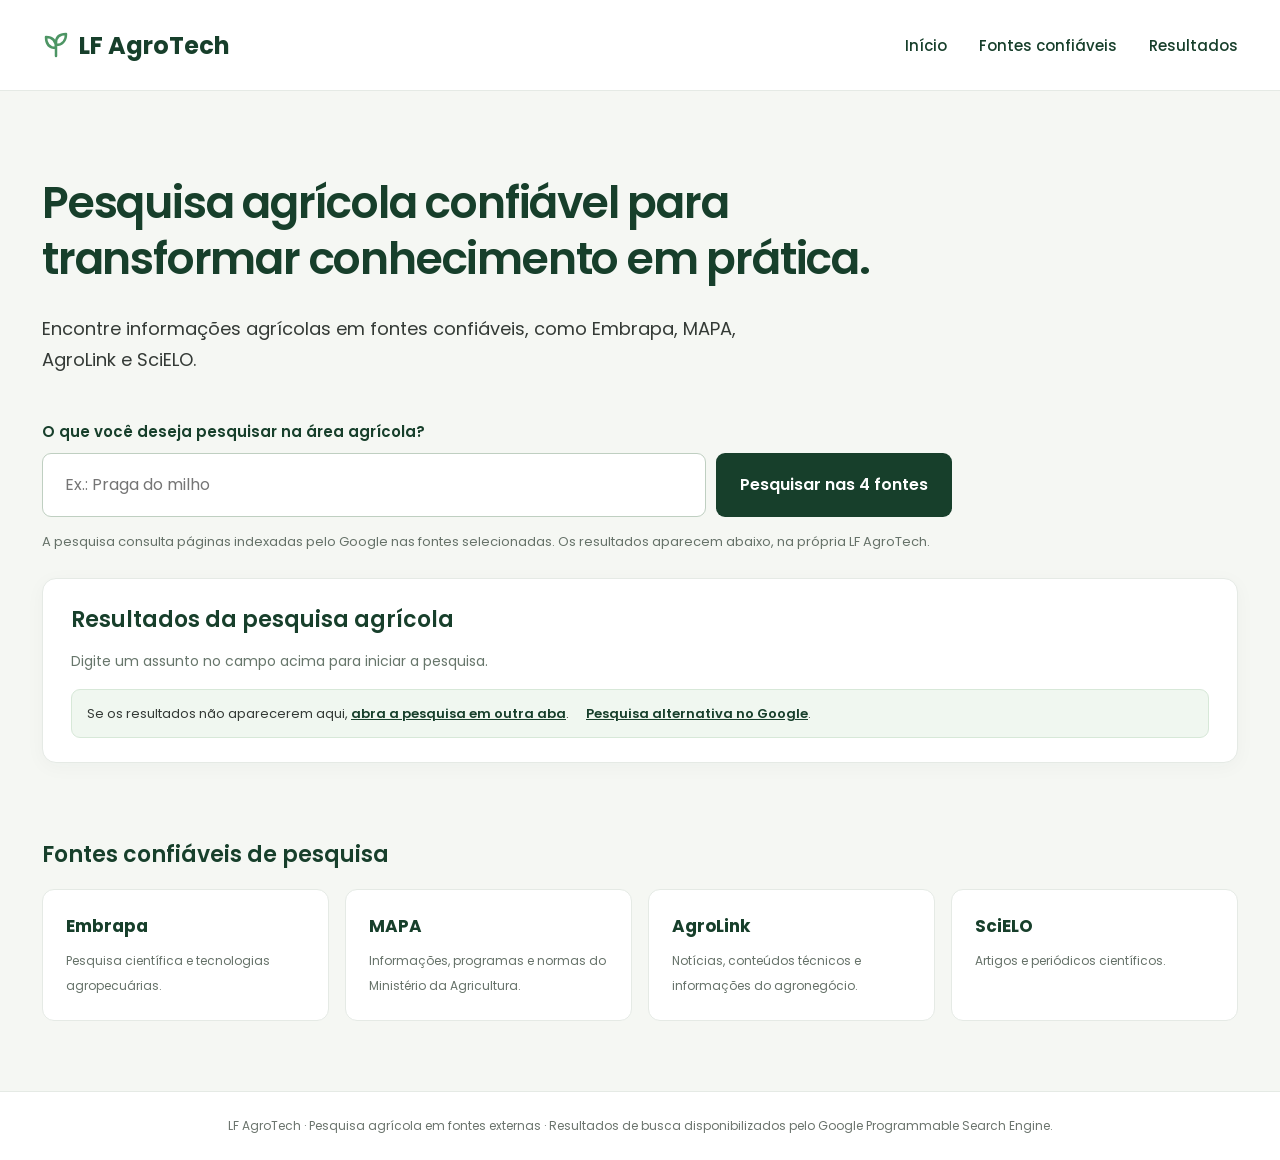
<file: index (1).html>
<!DOCTYPE html>
<html lang="pt-BR">
<head>
  <meta charset="UTF-8">
  <meta name="viewport" content="width=device-width, initial-scale=1">
  <meta name="theme-color" content="#173F2B">
  <title>LF AgroTech | Pesquisa agrícola confiável</title>
  <link rel="preconnect" href="https://fonts.googleapis.com">
  <link rel="preconnect" href="https://fonts.gstatic.com" crossorigin>
  <link href="https://fonts.googleapis.com/css2?family=Poppins:wght@400;500;600;700&display=swap" rel="stylesheet">
  <style>
    :root{--dark:#173F2B;--leaf:#4D9564;--bg:#F5F7F3;--text:#343A36;--line:#E5EAE5}
    *{box-sizing:border-box}html{scroll-behavior:smooth}body{margin:0;background:var(--bg);font-family:Poppins,Arial,sans-serif;color:var(--text)}
    button,input{font:inherit}button{cursor:pointer}a{color:var(--dark)}
    .topbar{background:#fff;border-bottom:1px solid var(--line)}.topbar-content{max-width:1260px;margin:auto;min-height:90px;padding:0 32px;display:flex;align-items:center;justify-content:space-between;gap:20px}
    .brand{text-decoration:none;font-size:24px;font-weight:700;color:var(--dark);display:flex;align-items:center;gap:9px}.brand-icon{width:28px;height:28px;fill:none;stroke:var(--leaf);stroke-width:2.5;stroke-linecap:round;stroke-linejoin:round}
    .nav{display:flex;gap:32px;font-size:15px}.nav a{text-decoration:none;font-weight:500}.nav a:hover{text-decoration:underline}
    main{max-width:1260px;margin:auto;padding:84px 32px 70px}.hero{max-width:870px}.hero h1{color:var(--dark);font-size:44px;line-height:1.27;font-weight:600;letter-spacing:-1.2px;margin:0 0 26px}.hero p{font-size:18px;line-height:1.75;margin:0 0 44px;max-width:720px}
    label{display:block;font-weight:600;color:var(--dark);font-size:15px;margin:0 0 10px}.searchform{display:flex;gap:10px;max-width:910px}.searchinput{flex:1;min-width:0;height:64px;background:#fff;border:1px solid #bfcfc1;border-radius:9px;padding:0 22px;color:var(--text);outline-offset:3px}.searchinput:focus{outline:2px solid var(--leaf)}
    .primary{border:none;background:var(--dark);color:#fff;border-radius:9px;padding:0 24px;font-weight:600;min-height:64px;white-space:nowrap}.primary:hover{background:#205a3c}
    .hint{color:#667269;font-size:13px;margin:14px 0 26px;line-height:1.65}
    .filters{margin-top:34px;display:none}.filters h2,.results h2,.sources h2{color:var(--dark);font-size:22px;font-weight:600}.filterbuttons{display:flex;gap:10px;flex-wrap:wrap;margin:14px 0 22px}
    .chip{border-radius:999px;border:1px solid var(--leaf);background:#fff;padding:9px 16px;color:var(--dark);font-size:14px;font-weight:500}.chip.selected{background:var(--dark);border-color:var(--dark);color:#fff}
    .results{display:block;background:#fff;border:1px solid var(--line);border-radius:14px;padding:24px 28px;margin-top:18px;min-height:170px;box-shadow:0 4px 20px #173f2b09}
    .results h2{margin:0 0 6px}.searched{margin:0 0 12px;color:#67766b;font-size:14px}.status{font-size:14px;color:#67766b;line-height:1.6}
    .fallback{background:#f0f7f0;border:1px solid #d7e8d8;padding:13px 15px;border-radius:9px;font-size:13px;line-height:1.65;margin-top:16px}.fallback a{font-weight:600}.fallback a + a{margin-left:14px}
    .sources{margin-top:75px}.sources h2{margin:0 0 18px}.cards{display:grid;grid-template-columns:repeat(4,minmax(0,1fr));gap:16px}.card{background:#fff;border:1px solid var(--line);border-radius:12px;padding:23px;min-height:118px}.card strong{display:block;color:var(--dark);font-size:17px;margin-bottom:8px}.card span{font-size:12px;color:#667269;line-height:1.65}
    .footer{border-top:1px solid var(--line);background:#fff;padding:25px 32px;text-align:center;font-size:12px;color:#6b746d}
    /* O campo de busca da LF AgroTech substitui o campo padrão do Google. */
    .gsc-control-cse form.gsc-search-box{display:none!important}
    .gsc-control-cse{padding:10px 0!important;border:none!important;background:#fff!important;font-family:Poppins,Arial,sans-serif!important}.gsc-webResult.gsc-result{border-bottom:1px solid var(--line)!important;padding:18px 0!important}.gs-title{font-family:Poppins,Arial,sans-serif!important}.gs-title a{color:var(--dark)!important}.gsc-cursor-page{color:var(--dark)!important}
    @media(max-width:730px){.topbar-content{padding:0 20px;min-height:70px}.brand{font-size:20px}.nav{gap:14px;font-size:12px}.nav a:nth-child(2){display:none}main{padding:65px 20px}.hero h1{font-size:31px;letter-spacing:-.5px}.hero p{font-size:15px;margin-bottom:34px}.searchform{display:block}.searchinput{width:100%;height:58px}.primary{width:100%;margin-top:10px;min-height:56px}.cards{grid-template-columns:repeat(2,minmax(0,1fr))}.results{padding:17px 14px}.filterbuttons{gap:8px}.chip{padding:8px 11px;font-size:12px}}
  </style>
  <script async src="https://cse.google.com/cse.js?cx=54bdb979c687e49ab"></script>
</head>
<body>
  <header class="topbar"><div class="topbar-content">
    <a href="#inicio" class="brand" aria-label="LF AgroTech, início">
      <svg class="brand-icon" viewBox="0 0 28 28" aria-hidden="true"><path d="M14 25V12M14 17C7 17 4 13 4 6c7 0 10 4 10 11ZM14 12c0-6 4-9 10-9 0 7-4 11-10 11"/></svg>
      LF AgroTech
    </a>
    <nav class="nav"><a href="#inicio">Início</a><a href="#fontes">Fontes confiáveis</a><a href="#resultados">Resultados</a></nav>
  </div></header>
  <main id="inicio">
    <section class="hero">
      <h1>Pesquisa agrícola confiável para transformar conhecimento em prática.</h1>
      <p>Encontre informações agrícolas em fontes confiáveis, como Embrapa, MAPA, AgroLink e SciELO.</p>
    </section>
    <section aria-label="Pesquisa agrícola">
      <form id="formBusca" class="searchform-wrap">
        <label for="consulta">O que você deseja pesquisar na área agrícola?</label>
        <div class="searchform">
          <input type="search" id="consulta" class="searchinput" name="q" placeholder="Ex.: Praga do milho" autocomplete="off" required maxlength="250">
          <button type="submit" class="primary">Pesquisar nas 4 fontes</button>
        </div>
      </form>
      <p class="hint">A pesquisa consulta páginas indexadas pelo Google nas fontes selecionadas. Os resultados aparecem abaixo, na própria LF AgroTech.</p>
    </section>
    <section class="filters" id="filtros" aria-label="Filtrar resultados por fonte">
      <h2>Filtrar resultados</h2>
      <div class="filterbuttons">
        <button type="button" class="chip selected" data-source="all" aria-pressed="true">Todas as fontes</button>
        <button type="button" class="chip" data-source="embrapa" aria-pressed="false">Embrapa</button>
        <button type="button" class="chip" data-source="mapa" aria-pressed="false">MAPA</button>
        <button type="button" class="chip" data-source="agrolink" aria-pressed="false">AgroLink</button>
        <button type="button" class="chip" data-source="scielo" aria-pressed="false">SciELO</button>
      </div>
    </section>
    <section class="results" id="resultados" aria-label="Resultados da pesquisa" aria-live="polite">
      <h2>Resultados da pesquisa agrícola</h2>
      <p class="searched" id="searched"></p>
      <p class="status" id="status">Digite um assunto no campo acima para iniciar a pesquisa.</p>
      <div class="gcse-search" data-gname="agroresults" data-autoSearchOnLoad="false" data-linkTarget="_blank"></div>
      <div class="fallback">
        Se os resultados não aparecerem aqui, <a id="abrirPesquisa" href="https://cse.google.com/cse?cx=54bdb979c687e49ab" target="_blank" rel="noopener noreferrer">abra a pesquisa em outra aba</a>.
        <a id="pesquisaAlternativa" href="https://www.google.com/search?q=agricultura" target="_blank" rel="noopener noreferrer">Pesquisa alternativa no Google</a>.
      </div>
    </section>
    <section class="sources" id="fontes">
      <h2>Fontes confiáveis de pesquisa</h2>
      <div class="cards">
        <div class="card"><strong>Embrapa</strong><span>Pesquisa científica e tecnologias agropecuárias.</span></div>
        <div class="card"><strong>MAPA</strong><span>Informações, programas e normas do Ministério da Agricultura.</span></div>
        <div class="card"><strong>AgroLink</strong><span>Notícias, conteúdos técnicos e informações do agronegócio.</span></div>
        <div class="card"><strong>SciELO</strong><span>Artigos e periódicos científicos.</span></div>
      </div>
    </section>
  </main>
  <footer class="footer">LF AgroTech · Pesquisa agrícola em fontes externas · Resultados de busca disponibilizados pelo Google Programmable Search Engine.</footer>
  <script>
    (function(){
      'use strict';
      const CX='54bdb979c687e49ab';
      const domains={all:'',embrapa:'site:embrapa.br',mapa:'site:gov.br/agricultura',agrolink:'site:agrolink.com.br',scielo:'site:scielo.br'};
      const labels={all:'Todas as fontes',embrapa:'Embrapa',mapa:'MAPA',agrolink:'AgroLink',scielo:'SciELO'};
      const input=document.getElementById('consulta'),filters=document.getElementById('filtros'),results=document.getElementById('resultados'),status=document.getElementById('status');
      let baseQuery='',selected='all';
      function query(){return baseQuery+(domains[selected]?' '+domains[selected]:'');}
      function updateLinks(){let q=query();document.getElementById('abrirPesquisa').href='https://cse.google.com/cse?cx='+encodeURIComponent(CX)+'&q='+encodeURIComponent(q);
        const sites=selected==='all'?'(site:embrapa.br OR site:gov.br/agricultura OR site:agrolink.com.br OR site:scielo.br)':domains[selected];
        document.getElementById('pesquisaAlternativa').href='https://www.google.com/search?q='+encodeURIComponent(baseQuery+' '+sites);
      }
      function getGoogleElement(){
        try {
          const api=window.google?.search?.cse?.element;
          if(!api) return null;
          const named=api.getElement('agroresults');
          if(named && typeof named.execute==='function') return named;
          const all=api.getAllElements();
          for(const item of Object.values(all||{})){
            if(item && typeof item.execute==='function') return item;
          }
          return null;
        } catch(e){return null;}
      }
      function execute(attempt){const element=getGoogleElement();
        if(element){try{element.execute(query());status.textContent='Busca enviada. Os resultados serão exibidos abaixo quando carregarem.';return;}catch(e){/* Fallback permanece disponível. */}}
        if(attempt<40){setTimeout(()=>execute(attempt+1),250);}else{status.textContent='Não foi possível carregar o componente de resultados do Google nesta página. Experimente o link de pesquisa em outra aba logo abaixo.';}
      }
      function search(){baseQuery=input.value.trim();if(!baseQuery){input.focus();return;}
        filters.style.display='block';results.style.display='block';document.getElementById('searched').textContent='Pesquisa: '+baseQuery+' · '+labels[selected];
        status.textContent='Carregando os resultados dentro da LF AgroTech...';updateLinks();execute(0);results.scrollIntoView({behavior:'smooth',block:'start'});
      }
      document.getElementById('formBusca').addEventListener('submit',e=>{e.preventDefault();selected='all';selectSource('all',false);search();});
      function selectSource(source,rerun){selected=source;document.querySelectorAll('.chip').forEach(chip=>{let active=chip.dataset.source===source;chip.classList.toggle('selected',active);chip.setAttribute('aria-pressed',String(active));});if(baseQuery&&rerun)search();}
      document.querySelectorAll('.chip').forEach(chip=>chip.addEventListener('click',()=>selectSource(chip.dataset.source,true)));
      const initial=new URLSearchParams(location.search).get('q');if(initial){input.value=initial;search();}
    })();
  </script>
</body>
</html>
</file>
